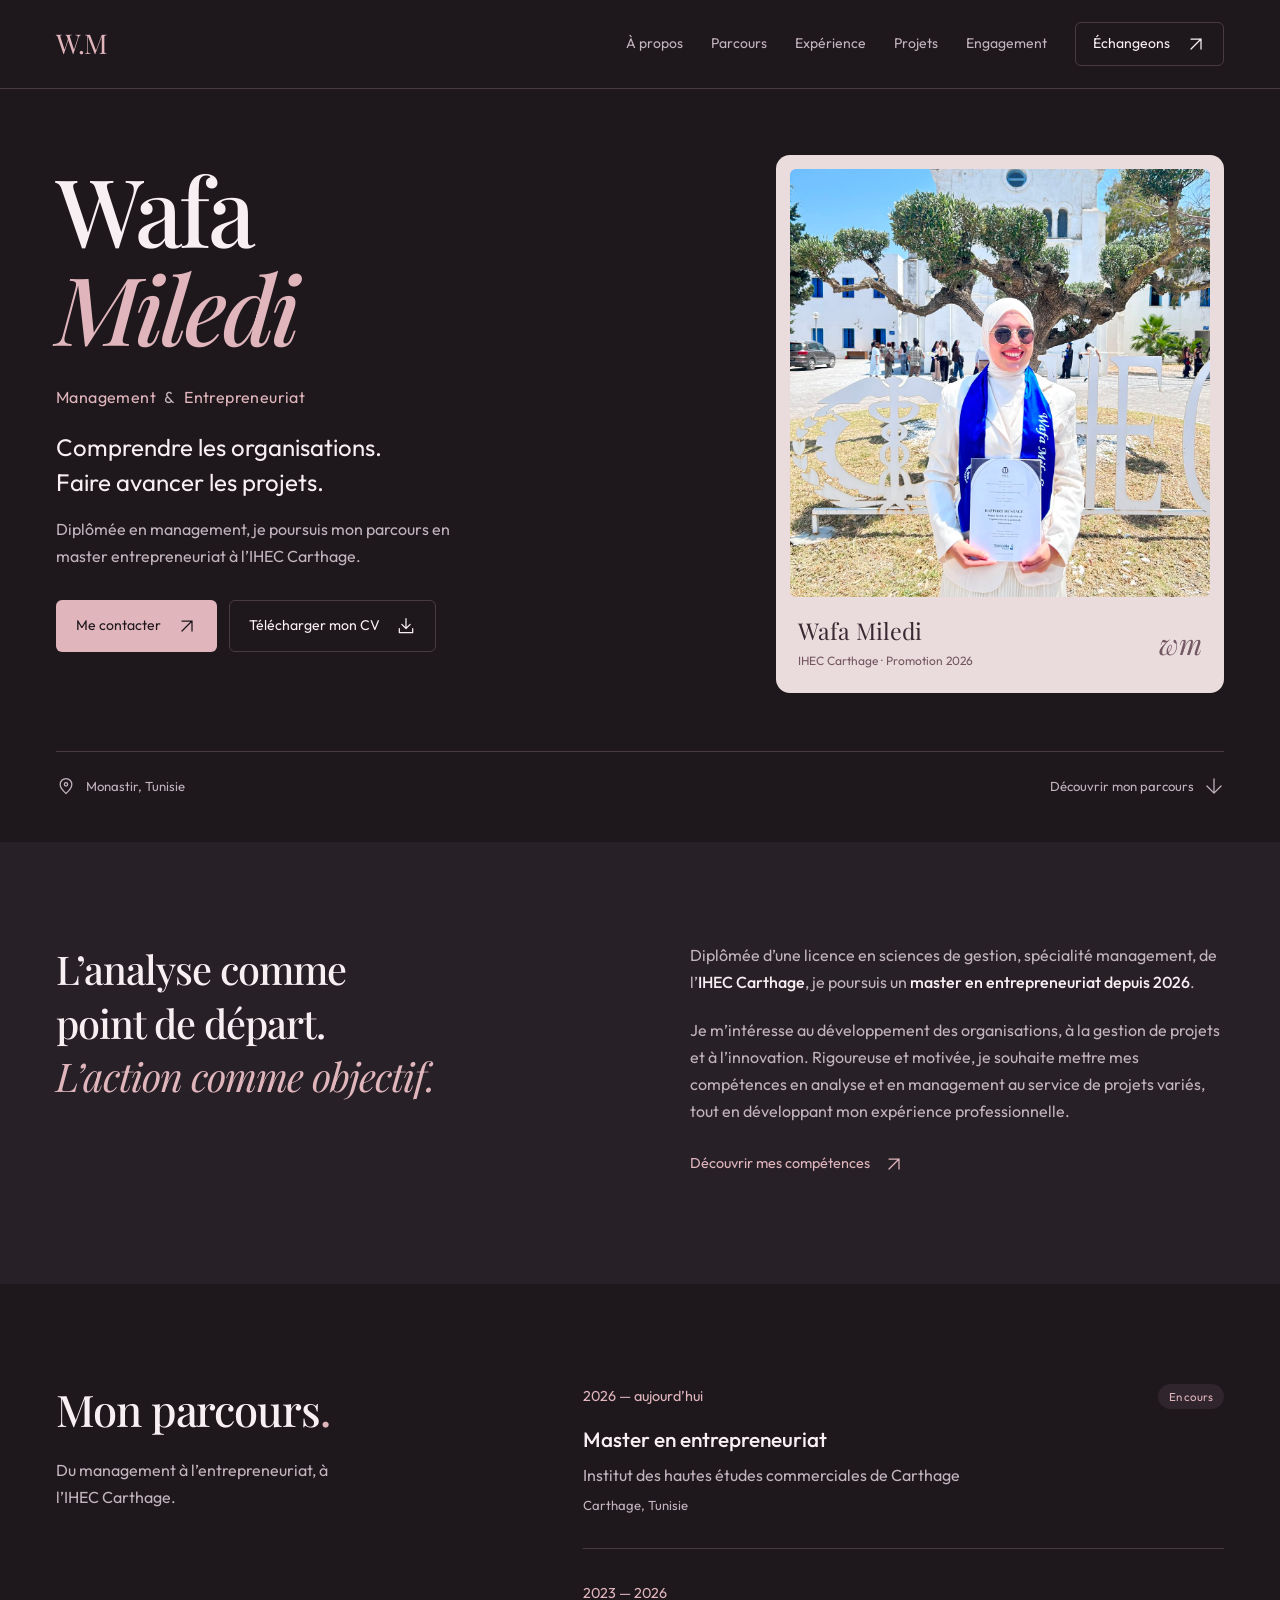
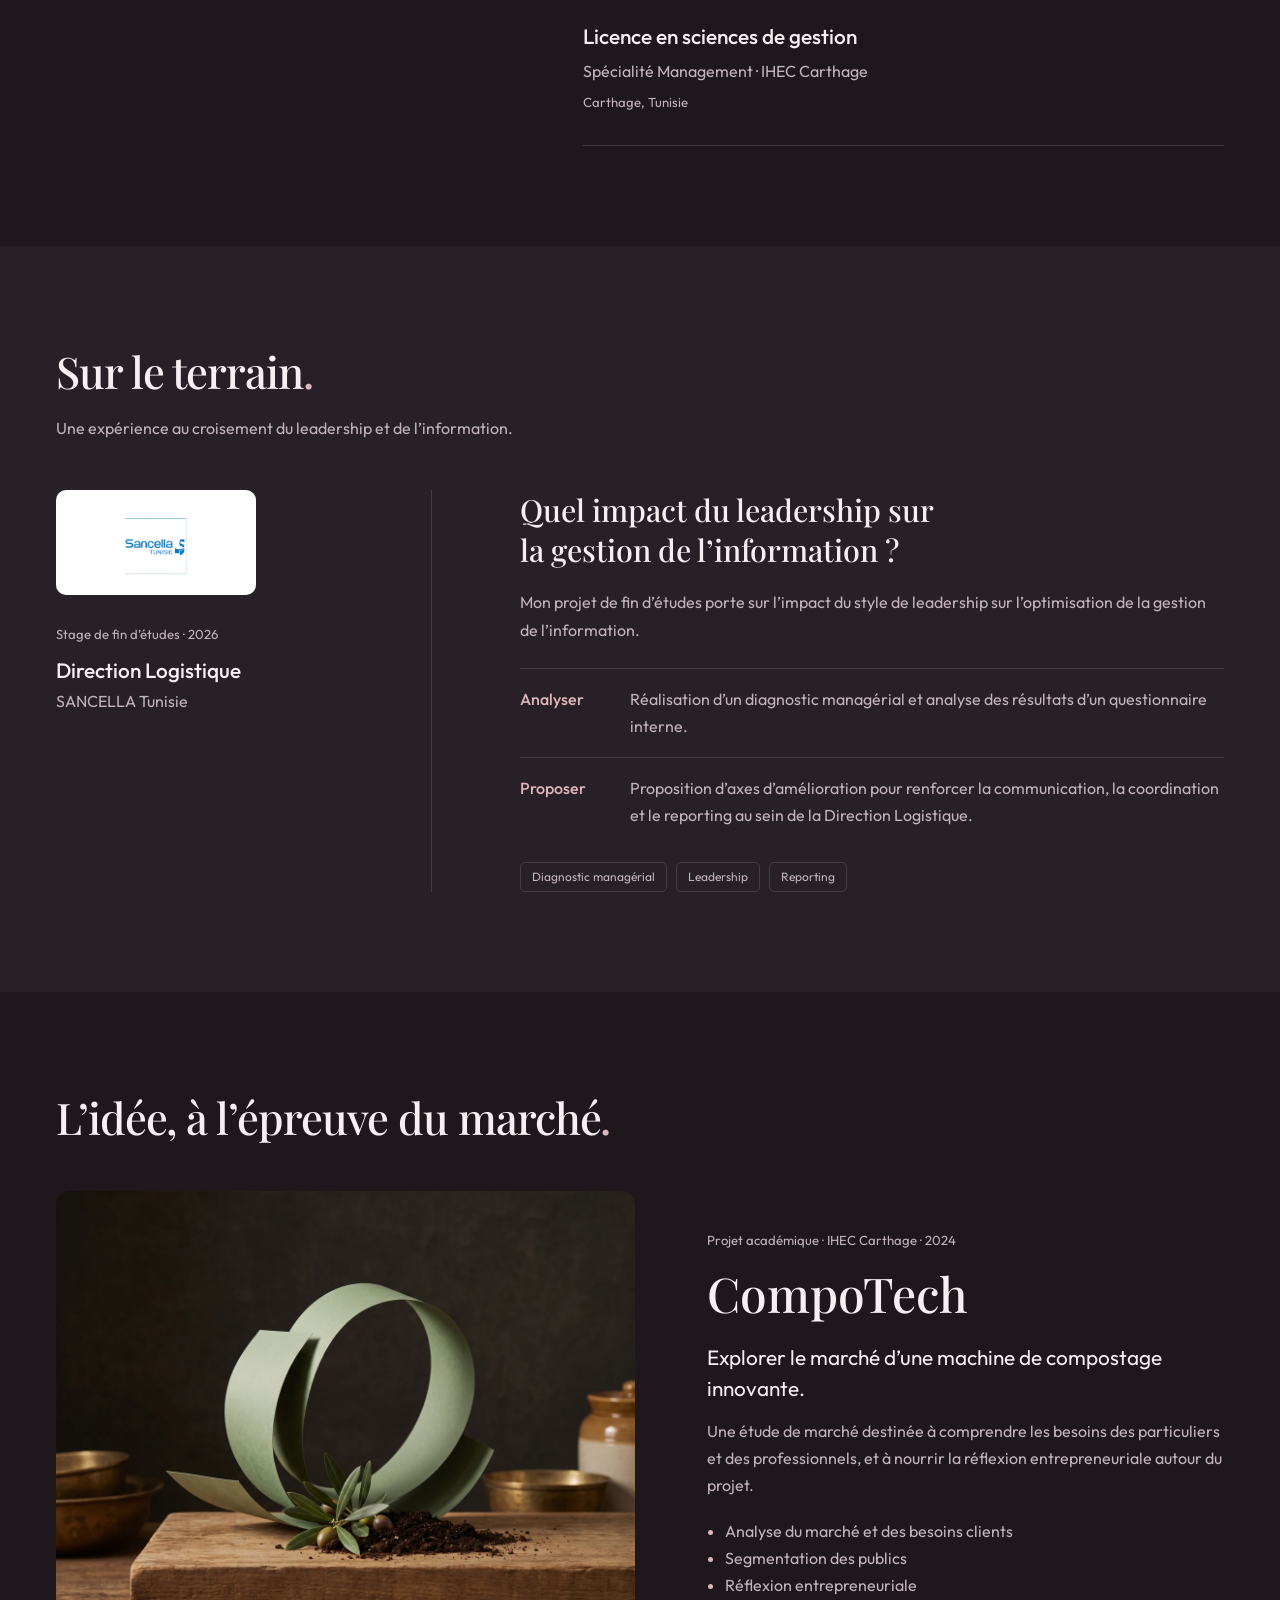
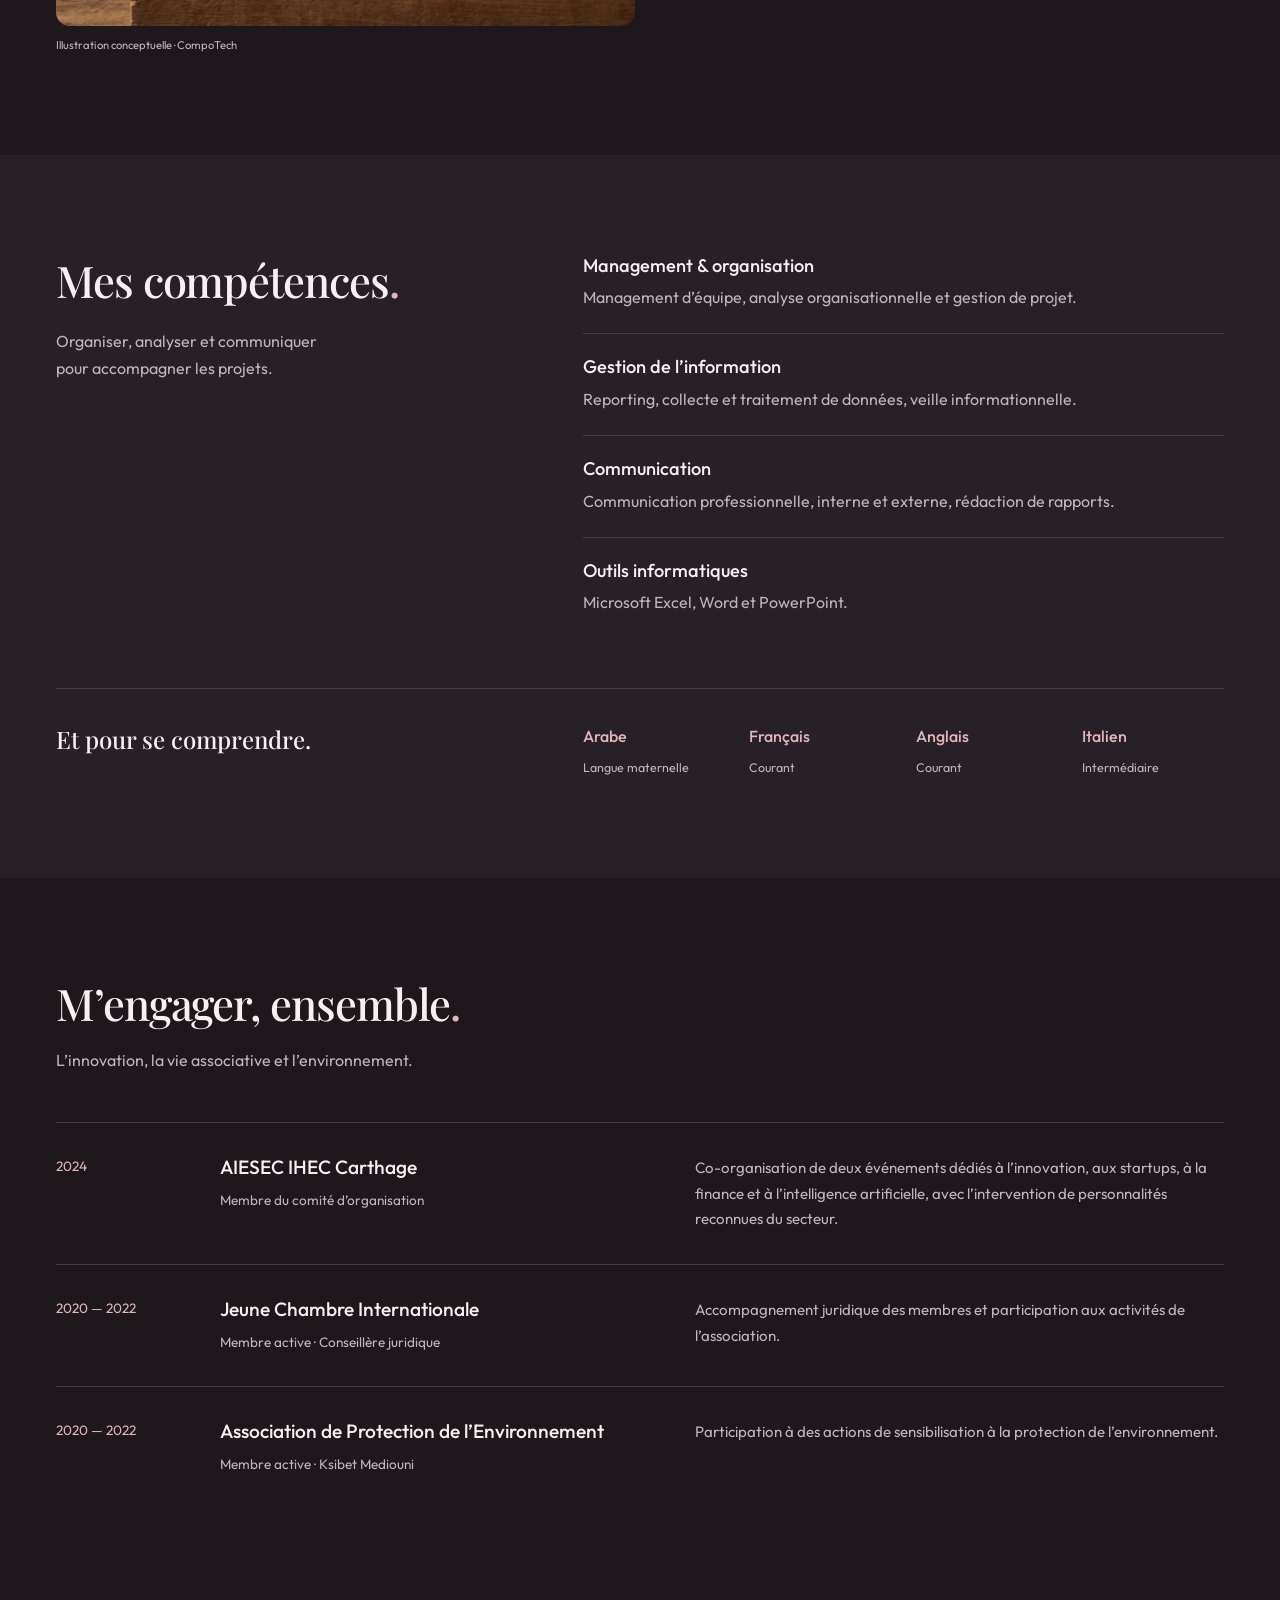
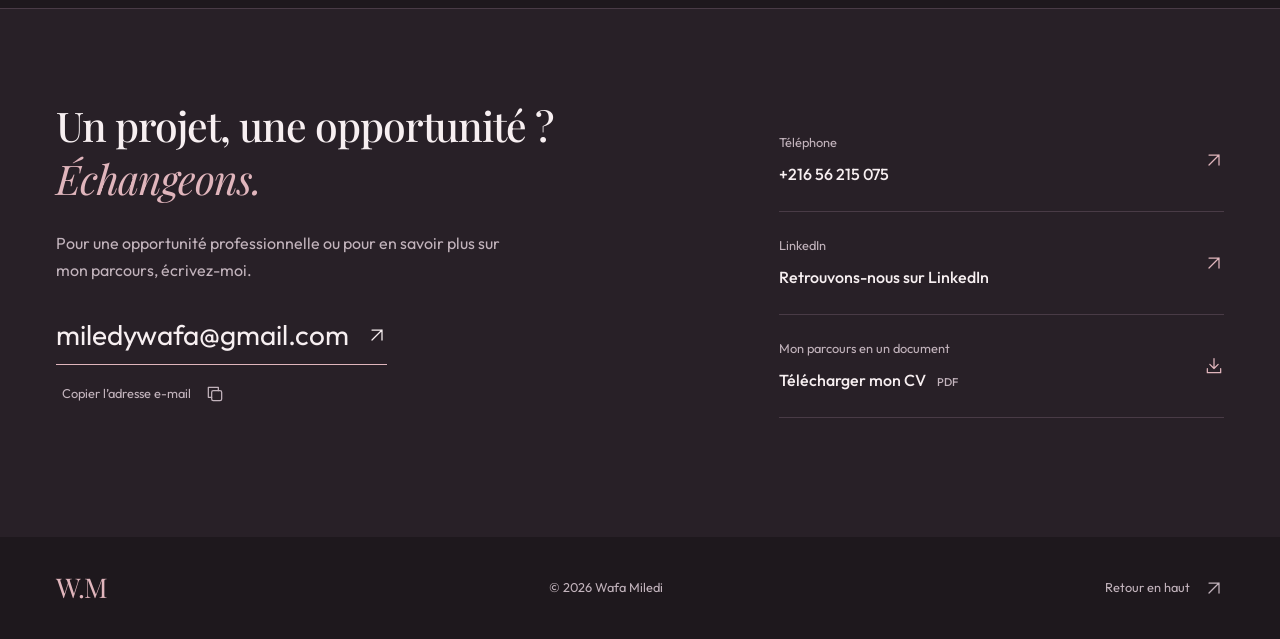
<file: index.html>
﻿<!doctype html>
<html lang="fr">
  <head>
    <meta charset="UTF-8" />
    <meta name="viewport" content="width=device-width, initial-scale=1.0" />
    <meta
      name="description"
      content="Wafa Miledi, diplômée en management et étudiante en master entrepreneuriat à l’IHEC Carthage. Mon parcours, mes projets et mes engagements."
    />
    <meta name="theme-color" content="#1e181d" />
    <title>Wafa Miledi — Management & Entrepreneuriat</title>
    <link rel="icon" href="assets/favicon.svg" type="image/svg+xml" />
    <link rel="stylesheet" href="style.css" />
    <script src="script.js" defer></script>
    <!-- Identifiant public Web Analytics uniquement ; vide = statistiques désactivées. -->
    <script src="analytics.js" data-site-token="1f46cb9299cc4b098dfb1e05911f5faa" defer></script>
  </head>
  <body>
    <a class="skip-link" href="#main">Aller au contenu</a>
    <header class="navbar" id="navbar">
      <nav class="container nav-container" aria-label="Navigation principale">
        <a class="nav-logo" href="#hero" aria-label="Wafa Miledi, accueil"
          >W<span class="accent">.</span>M</a
        >
        <button
          class="menu-toggle"
          id="hamburger"
          aria-expanded="false"
          aria-controls="nav-links"
          aria-label="Ouvrir le menu"
        >
          <span></span><span></span>
        </button>
        <ul class="nav-links" id="nav-links">
          <li><a class="nav-link" href="#about">À propos</a></li>
          <li><a class="nav-link" href="#education">Parcours</a></li>
          <li><a class="nav-link" href="#experience">Expérience</a></li>
          <li><a class="nav-link" href="#projects">Projets</a></li>
          <li><a class="nav-link" href="#associations">Engagement</a></li>
          <li>
            <a class="nav-link nav-contact" href="#contact"
              >Échangeons
              <svg class="icon" aria-hidden="true"><use href="#arrow" /></svg
            ></a>
          </li>
        </ul>
      </nav>
    </header>
    <main id="main">
      <section class="hero container" id="hero" aria-labelledby="hero-heading">
        <div class="hero-copy">
          <h1 id="hero-heading">Wafa<br /><em>Miledi</em></h1>
          <p class="hero-role">Management <span>&</span> Entrepreneuriat</p>
          <p class="hero-intro">
            Comprendre les organisations.<br />Faire avancer les projets.
          </p>
          <p class="hero-description">
            Diplômée en management, je poursuis mon parcours en master
            entrepreneuriat à l’IHEC Carthage.
          </p>
          <div class="hero-actions">
            <a
              class="button button-primary"
              id="hero-contact-btn"
              href="#contact"
              >Me contacter
              <svg class="icon" aria-hidden="true">
                <use href="#arrow" /></svg></a
            ><a
              class="button button-secondary"
              id="hero-download-btn"
              href="cv%20wafa%20miledi.pdf"
              download="CV-Wafa-Miledi.pdf"
              >Télécharger mon CV
              <svg class="icon" aria-hidden="true"><use href="#download" /></svg
            ></a>
          </div>
        </div>
        <div class="hero-visual">
          <figure class="portrait">
            <img
              src="wafa.jpeg"
              alt="Wafa Miledi à l’IHEC Carthage, avec son rapport de stage de fin d’études"
              width="1200"
              height="1600"
              fetchpriority="high"
            />
            <figcaption>
              <span class="portrait-caption">
                <span class="portrait-name">Wafa Miledi</span>
                <span class="portrait-detail"
                  >IHEC Carthage · Promotion 2026</span
                >
              </span>
              <span class="portrait-monogram" aria-hidden="true">wm</span>
            </figcaption>
          </figure>
        </div>
        <div class="hero-footer">
          <span
            ><svg class="icon" aria-hidden="true"><use href="#pin" /></svg>
            Monastir, Tunisie</span
          ><a href="#about"
            >Découvrir mon parcours
            <svg class="icon down-arrow" aria-hidden="true">
              <use href="#arrow" /></svg
          ></a>
        </div>
      </section>
      <section class="section about" id="about" aria-labelledby="about-heading">
        <div class="container about-layout">
          <h2 id="about-heading">
            L’analyse comme point de départ.<br /><em
              >L’action comme objectif.</em
            >
          </h2>
          <div class="about-copy">
            <p>
              Diplômée d’une licence en sciences de gestion, spécialité
              management, de l’<strong>IHEC Carthage</strong>, je poursuis un
              <strong>master en entrepreneuriat depuis 2026</strong>.
            </p>
            <p>
              Je m’intéresse au développement des organisations, à la gestion de
              projets et à l’innovation. Rigoureuse et motivée, je souhaite
              mettre mes compétences en analyse et en management au service de
              projets variés, tout en développant mon expérience
              professionnelle.
            </p>
            <a class="text-link" href="#skills"
              >Découvrir mes compétences
              <svg class="icon" aria-hidden="true"><use href="#arrow" /></svg
            ></a>
          </div>
        </div>
      </section>
      <section
        class="section"
        id="education"
        aria-labelledby="education-heading"
      >
        <div class="container section-split">
          <div class="section-intro">
            <h2 id="education-heading">
              Mon parcours<span class="accent">.</span>
            </h2>
            <p>Du management à l’entrepreneuriat, à l’IHEC Carthage.</p>
          </div>
          <ol class="education-list">
            <li class="education-item">
              <div class="education-date">
                2026 — aujourd’hui<span class="status">En cours</span>
              </div>
              <h3>Master en entrepreneuriat</h3>
              <p>Institut des hautes études commerciales de Carthage</p>
              <span class="meta">Carthage, Tunisie</span>
            </li>
            <li class="education-item">
              <div class="education-date">2023 — 2026</div>
              <h3>Licence en sciences de gestion</h3>
              <p>Spécialité Management · IHEC Carthage</p>
              <span class="meta">Carthage, Tunisie</span>
            </li>
          </ol>
        </div>
      </section>
      <section
        class="section experience"
        id="experience"
        aria-labelledby="experience-heading"
      >
        <div class="container">
          <div class="section-heading">
            <h2 id="experience-heading">
              Sur le terrain<span class="accent">.</span>
            </h2>
            <p>
              Une expérience au croisement du leadership et de l’information.
            </p>
          </div>
          <article class="experience-layout">
            <div class="experience-company">
              <div class="company-logo">
                <img
                  src="avatar-removebg-preview.png"
                  alt="SANCELLA Tunisie"
                  width="240"
                  height="120"
                  loading="lazy"
                />
              </div>
              <span class="meta">Stage de fin d’études · 2026</span>
              <h3>Direction Logistique</h3>
              <p>SANCELLA Tunisie</p>
            </div>
            <div class="experience-detail">
              <h3>
                Quel impact du leadership sur la gestion de l’information ?
              </h3>
              <p>
                Mon projet de fin d’études porte sur l’impact du style de
                leadership sur l’optimisation de la gestion de l’information.
              </p>
              <dl class="approach">
                <div>
                  <dt>Analyser</dt>
                  <dd>
                    Réalisation d’un diagnostic managérial et analyse des
                    résultats d’un questionnaire interne.
                  </dd>
                </div>
                <div>
                  <dt>Proposer</dt>
                  <dd>
                    Proposition d’axes d’amélioration pour renforcer la
                    communication, la coordination et le reporting au sein de la
                    Direction Logistique.
                  </dd>
                </div>
              </dl>
              <div class="tags">
                <span>Diagnostic managérial</span><span>Leadership</span
                ><span>Reporting</span>
              </div>
            </div>
          </article>
        </div>
      </section>
      <section
        class="section projects"
        id="projects"
        aria-labelledby="projects-heading"
      >
        <div class="container">
          <div class="section-heading">
            <h2 id="projects-heading">
              L’idée, à l’épreuve du marché<span class="accent">.</span>
            </h2>
          </div>
          <article class="project-layout">
            <figure class="project-image">
              <img
                src="assets/compotech.webp"
                alt="Composition conceptuelle évoquant le compostage : boucle verte, terre et rameau"
                width="960"
                height="720"
                loading="lazy"
              />
              <figcaption>Illustration conceptuelle · CompoTech</figcaption>
            </figure>
            <div class="project-copy">
              <p class="meta">Projet académique · IHEC Carthage · 2024</p>
              <h3>CompoTech</h3>
              <p class="project-lead">
                Explorer le marché d’une machine de compostage innovante.
              </p>
              <p>
                Une étude de marché destinée à comprendre les besoins des
                particuliers et des professionnels, et à nourrir la réflexion
                entrepreneuriale autour du projet.
              </p>
              <ul class="project-points">
                <li>Analyse du marché et des besoins clients</li>
                <li>Segmentation des publics</li>
                <li>Réflexion entrepreneuriale</li>
              </ul>
            </div>
          </article>
        </div>
      </section>
      <section
        class="section skills"
        id="skills"
        aria-labelledby="skills-heading"
      >
        <div class="container section-split">
          <div class="section-intro">
            <h2 id="skills-heading">
              Mes compétences<span class="accent">.</span>
            </h2>
            <p>
              Organiser, analyser et communiquer pour accompagner les projets.
            </p>
          </div>
          <div class="skills-list">
            <div class="skill-row">
              <h3>Management & organisation</h3>
              <p>
                Management d’équipe, analyse organisationnelle et gestion de
                projet.
              </p>
            </div>
            <div class="skill-row">
              <h3>Gestion de l’information</h3>
              <p>
                Reporting, collecte et traitement de données, veille
                informationnelle.
              </p>
            </div>
            <div class="skill-row">
              <h3>Communication</h3>
              <p>
                Communication professionnelle, interne et externe, rédaction de
                rapports.
              </p>
            </div>
            <div class="skill-row">
              <h3>Outils informatiques</h3>
              <p>Microsoft Excel, Word et PowerPoint.</p>
            </div>
          </div>
        </div>
        <div class="container languages">
          <h3>Et pour se comprendre.</h3>
          <dl>
            <div>
              <dt>Arabe</dt>
              <dd>Langue maternelle</dd>
            </div>
            <div>
              <dt>Français</dt>
              <dd>Courant</dd>
            </div>
            <div>
              <dt>Anglais</dt>
              <dd>Courant</dd>
            </div>
            <div>
              <dt>Italien</dt>
              <dd>Intermédiaire</dd>
            </div>
          </dl>
        </div>
      </section>
      <section
        class="section"
        id="associations"
        aria-labelledby="associations-heading"
      >
        <div class="container">
          <div class="section-heading">
            <h2 id="associations-heading">
              M’engager, ensemble<span class="accent">.</span>
            </h2>
            <p>L’innovation, la vie associative et l’environnement.</p>
          </div>
          <div class="engagement-list">
            <article class="engagement">
              <span class="engagement-year">2024</span>
              <div>
                <h3>AIESEC IHEC Carthage</h3>
                <p class="engagement-role">Membre du comité d’organisation</p>
              </div>
              <p>
                Co-organisation de deux événements dédiés à l’innovation, aux
                startups, à la finance et à l’intelligence artificielle, avec
                l’intervention de personnalités reconnues du secteur.
              </p>
            </article>
            <article class="engagement">
              <span class="engagement-year">2020 — 2022</span>
              <div>
                <h3>Jeune Chambre Internationale</h3>
                <p class="engagement-role">
                  Membre active · Conseillère juridique
                </p>
              </div>
              <p>
                Accompagnement juridique des membres et participation aux
                activités de l’association.
              </p>
            </article>
            <article class="engagement">
              <span class="engagement-year">2020 — 2022</span>
              <div>
                <h3>Association de Protection de l’Environnement</h3>
                <p class="engagement-role">Membre active · Ksibet Mediouni</p>
              </div>
              <p>
                Participation à des actions de sensibilisation à la protection
                de l’environnement.
              </p>
            </article>
          </div>
        </div>
      </section>
      <section
        class="section contact"
        id="contact"
        aria-labelledby="contact-heading"
      >
        <div class="container contact-layout">
          <div>
            <h2 id="contact-heading">
              Un projet, une opportunité ?<br /><em>Échangeons.</em>
            </h2>
            <p>
              Pour une opportunité professionnelle ou pour en savoir plus sur
              mon parcours, écrivez-moi.
            </p>
            <a
              class="contact-email"
              id="contact-email"
              href="mailto:miledywafa@gmail.com"
              >miledywafa@gmail.com
              <svg class="icon" aria-hidden="true"><use href="#arrow" /></svg
            ></a>
            <div class="contact-utilities">
              <button class="text-link" id="copy-email" type="button">
                Copier l’adresse e-mail
                <svg class="icon" aria-hidden="true">
                  <use href="#copy" />
                </svg></button
              ><span id="copy-status" role="status" aria-live="polite"></span>
            </div>
          </div>
          <div class="contact-links">
            <a id="contact-phone" href="tel:+21656215075"
              ><span>Téléphone<strong>+216 56 215 075</strong></span
              ><svg class="icon" aria-hidden="true">
                <use href="#arrow" /></svg></a
            ><a
              id="contact-linkedin"
              href="https://www.linkedin.com/in/miledi-wafa-548b54336/"
              target="_blank"
              rel="noopener noreferrer"
              ><span>LinkedIn<strong>Retrouvons-nous sur LinkedIn</strong></span
              ><svg class="icon" aria-hidden="true">
                <use href="#arrow" /></svg></a
            ><a
              id="contact-download-cv"
              href="cv%20wafa%20miledi.pdf"
              download="CV-Wafa-Miledi.pdf"
              ><span
                >Mon parcours en un document<strong
                  >Télécharger mon CV <small>PDF</small></strong
                ></span
              ><svg class="icon" aria-hidden="true">
                <use href="#download" /></svg
            ></a>
          </div>
        </div>
      </section>
    </main>
    <footer class="footer container">
      <a class="nav-logo" href="#hero" aria-label="Retour à l’accueil"
        >W<span class="accent">.</span>M</a
      >
      <p>© <span id="year">2026</span> Wafa Miledi</p>
      <a class="text-link" href="#hero"
        >Retour en haut
        <svg class="icon" aria-hidden="true"><use href="#arrow" /></svg
      ></a>
    </footer>
    <svg
      class="svg-library"
      xmlns="http://www.w3.org/2000/svg"
      aria-hidden="true"
    >
      <symbol id="arrow" viewBox="0 0 24 24">
        <path d="M6 18 18 6M6 6h12v12" />
      </symbol>
      <symbol id="download" viewBox="0 0 24 24">
        <path d="M12 3v12m-5-5 5 5 5-5M4 15v5h16v-5" />
      </symbol>
      <symbol id="pin" viewBox="0 0 24 24">
        <path d="M19 10c0 5-7 11-7 11S5 15 5 10a7 7 0 1 1 14 0Z" />
        <circle cx="12" cy="10" r="2" />
      </symbol>
      <symbol id="copy" viewBox="0 0 24 24">
        <rect x="8" y="8" width="12" height="12" rx="2" />
        <path d="M16 8V4H4v12h4" />
      </symbol>
    </svg>
  </body>
</html>
</file>
<file: style.css>
@font-face {
  font-family: Outfit;
  src: url("assets/fonts/outfit.woff2") format("woff2");
  font-weight: 300 800;
  font-display: swap;
}
@font-face {
  font-family: "Playfair Display";
  src: url("assets/fonts/playfair.woff2") format("woff2");
  font-weight: 400 800;
  font-display: swap;
}
@font-face {
  font-family: "Playfair Display";
  src: url("assets/fonts/playfair-italic.woff2") format("woff2");
  font-weight: 400 800;
  font-style: italic;
  font-display: swap;
}
:root {
  --bg: #1e181d;
  --surface: #282027;
  --text: #f7eff1;
  --muted: #c2b3bc;
  --accent: #e0b5bc;
  --line: #493b46;
  --soft: #30242d;
  --portrait-bg: #eadbdd;
  --portrait-text: #392832;
  --portrait-muted: #735762;
  --radius: 14px;
  --font-body: Outfit, sans-serif;
  --font-display: "Playfair Display", Georgia, serif;
}
* {
  box-sizing: border-box;
  min-width: 0;
}
html {
  scroll-behavior: smooth;
  scroll-padding-top: 105px;
}
body {
  margin: 0;
  overflow-wrap: anywhere;
  background: var(--bg);
  color: var(--text);
  font-family: var(--font-body);
  font-size: 16px;
  line-height: 1.7;
}
a {
  color: inherit;
  text-decoration: none;
}
button {
  font: inherit;
  color: inherit;
  cursor: pointer;
}
img {
  display: block;
  max-width: 100%;
}
h1,
h2,
h3,
p,
figure,
dl,
dd {
  margin: 0;
}
h1,
h2,
h3 {
  line-height: 1.18;
  text-wrap: balance;
}
h1,
h2 {
  font-family: var(--font-display);
  font-weight: 500;
}
h2 {
  font-size: clamp(2rem, 3.4vw, 3.15rem);
  letter-spacing: -0.025em;
}
h2 em {
  font-weight: 400;
  color: var(--accent);
}
h3 {
  font-weight: 500;
  font-size: 1.3rem;
}
p {
  color: var(--muted);
}
strong {
  font-weight: 500;
  color: var(--text);
}
button,
a {
  -webkit-tap-highlight-color: transparent;
  touch-action: manipulation;
}
button[hidden] {
  display: none;
}
a:focus-visible,
button:focus-visible {
  outline: 2px solid var(--accent);
  outline-offset: 6px;
}
::selection {
  background: var(--accent);
  color: var(--bg);
}
.container {
  width: min(1200px, calc(100% - 112px));
  margin-inline: auto;
}
.section {
  padding: 100px 0;
}
.accent {
  color: var(--accent);
}
.icon {
  width: 20px;
  height: 20px;
  fill: none;
  stroke: currentColor;
  stroke-width: 1.5;
  stroke-linecap: round;
  stroke-linejoin: round;
  flex-shrink: 0;
}
.svg-library {
  position: absolute;
  width: 0;
  height: 0;
  overflow: hidden;
}
.skip-link {
  position: fixed;
  top: -100px;
  left: 20px;
  background: var(--accent);
  color: var(--bg);
  padding: 12px 20px;
  z-index: 100;
}
.skip-link:focus {
  top: 12px;
}
/* Navigation */
.navbar {
  position: sticky;
  top: 0;
  z-index: 20;
  background: var(--bg);
  border-bottom: 1px solid var(--line);
}
.nav-container {
  display: flex;
  align-items: center;
  justify-content: space-between;
  min-height: 88px;
  gap: 36px;
}
.nav-logo {
  color: var(--accent);
  font-family: var(--font-display);
  font-size: 1.7rem;
  letter-spacing: -0.04em;
  line-height: 1;
}
.nav-links {
  display: flex;
  align-items: center;
  gap: 28px;
  margin: 0;
  padding: 0;
  list-style: none;
}
.nav-link {
  display: flex;
  align-items: center;
  gap: 16px;
  font-size: 0.875rem;
  min-height: 44px;
  color: var(--muted);
  transition: color 0.2s;
}
.nav-link:hover,
.nav-link[aria-current="location"] {
  color: var(--accent);
}
.nav-contact {
  color: var(--text);
  border: 1px solid var(--line);
  padding: 8px 17px;
  border-radius: 6px;
}
.nav-contact:hover {
  border-color: var(--accent);
}
.menu-toggle {
  display: none;
}
/* Portrait and introduction */
.hero {
  position: relative;
  display: grid;
  grid-template-columns: 1.15fr 1fr;
  column-gap: 80px;
  padding-top: 66px;
}
.hero-copy {
  position: relative;
  z-index: 1;
  padding-top: 6px;
}
.hero h1 {
  font-size: clamp(4.5rem, 7.4vw, 6rem);
  line-height: 1.03;
  letter-spacing: -0.04em;
}
.hero h1 em {
  color: var(--accent);
  font-weight: 500;
}
.hero-role {
  font-size: 1rem;
  letter-spacing: 0.025em;
  color: var(--accent);
  margin-top: 28px;
}
.hero-role span {
  color: var(--muted);
  padding-inline: 5px;
}
.hero-intro {
  font-size: 1.5rem;
  line-height: 1.45;
  color: var(--text);
  margin-top: 19px;
}
.hero-description {
  margin-top: 16px;
  max-width: 405px;
  font-size: 1rem;
}
.hero-actions {
  display: flex;
  gap: 12px;
  flex-wrap: wrap;
  margin-top: 30px;
}
.button {
  display: inline-flex;
  align-items: center;
  justify-content: center;
  gap: 16px;
  border: 1px solid transparent;
  padding: 13px 19px;
  border-radius: 6px;
  font-size: 0.88rem;
  min-height: 50px;
  transition:
    background 0.2s,
    border-color 0.2s;
}
.button-primary {
  color: var(--bg);
  background: var(--accent);
}
.button-primary:hover {
  background: #efcbd1;
}
.button-secondary {
  border-color: var(--line);
}
.button-secondary:hover {
  border-color: var(--accent);
  background: var(--soft);
}
/* A fixed portrait plate keeps attention on Wafa and the CV. */
.hero-visual {
  align-self: center;
  width: 100%;
  max-width: 448px;
  justify-self: end;
  padding: 0;
}
.portrait {
  background: var(--portrait-bg);
  padding: 14px 14px 0;
  border-radius: var(--radius);
  color: var(--portrait-text);
}
.portrait img {
  width: 100%;
  height: 428px;
  object-fit: cover;
  object-position: 50% 58%;
  border-radius: 6px;
}
.portrait figcaption {
  display: flex;
  align-items: center;
  justify-content: space-between;
  gap: 16px;
  padding: 20px 8px 23px;
}
.portrait-caption {
  display: grid;
  gap: 7px;
}
.portrait-name {
  font-family: var(--font-display);
  font-size: 1.45rem;
  line-height: 1.2;
  color: var(--portrait-text);
}
.portrait-detail {
  font-size: 0.75rem;
  line-height: 1.5;
  color: var(--portrait-muted);
}
.portrait-monogram {
  font-family: var(--font-display);
  font-style: italic;
  font-size: 1.8rem;
  line-height: 1;
  color: var(--portrait-muted);
  flex-shrink: 0;
}
.hero-footer {
  grid-column: 1/-1;
  display: flex;
  justify-content: space-between;
  align-items: center;
  gap: 20px;
  border-top: 1px solid var(--line);
  padding: 23px 0;
  margin-top: 58px;
  color: var(--muted);
  font-size: 0.82rem;
}
.hero-footer span,
.hero-footer a {
  display: inline-flex;
  gap: 10px;
  align-items: center;
}
.hero-footer a:hover {
  color: var(--accent);
}
.down-arrow {
  transform: rotate(135deg);
}
/* Content */
.about {
  background: var(--surface);
  margin-top: 22px;
}
.about-layout {
  display: grid;
  grid-template-columns: 1fr 1fr;
  gap: 100px;
}
.about-layout h2 {
  font-size: clamp(1.9rem, 3.1vw, 2.75rem);
  line-height: 1.35;
}
.about-copy p + p {
  margin-top: 20px;
}
.text-link {
  display: inline-flex;
  align-items: center;
  gap: 14px;
  padding-block: 8px;
  color: var(--accent);
  font-size: 0.9rem;
  border: 0;
  background: none;
}
.text-link:hover {
  text-decoration: underline;
  text-underline-offset: 5px;
}
.about-copy .text-link {
  margin-top: 18px;
}
.section-split {
  display: grid;
  grid-template-columns: 1fr 1.5fr;
  gap: 100px;
}
.section-intro p {
  max-width: 290px;
  margin-top: 22px;
}
.education-list {
  list-style: none;
  margin: 0;
  padding: 0;
}
.education-item {
  padding: 0 0 32px;
  border-bottom: 1px solid var(--line);
}
.education-item + .education-item {
  padding-top: 32px;
}
.education-date {
  display: flex;
  justify-content: space-between;
  align-items: center;
  gap: 16px;
  color: var(--accent);
  font-size: 0.9rem;
  margin-bottom: 18px;
}
.status {
  color: var(--accent);
  font-size: 0.72rem;
  background: var(--soft);
  padding: 3px 11px;
  border-radius: 20px;
}
.education-item h3 {
  margin-bottom: 10px;
}
.meta {
  color: var(--muted);
  font-size: 0.82rem;
}
.education-item .meta {
  display: block;
  margin-top: 5px;
}
.experience {
  background: var(--surface);
}
.section-heading {
  margin-bottom: 48px;
}
.section-heading > p {
  margin-top: 18px;
}
.experience-layout {
  display: grid;
  grid-template-columns: 0.8fr 1.5fr;
  gap: 88px;
}
.experience-company {
  padding-right: 40px;
  border-right: 1px solid var(--line);
}
.company-logo {
  background: #fff;
  border-radius: 10px;
  display: flex;
  width: 200px;
  height: 105px;
  align-items: center;
  justify-content: center;
  margin-bottom: 25px;
}
.company-logo img {
  width: 168px;
  height: 84px;
  object-fit: contain;
}
.experience-company h3 {
  margin-top: 10px;
  margin-bottom: 6px;
}
.experience-detail > h3 {
  font-family: var(--font-display);
  font-size: 1.9rem;
  max-width: 590px;
  line-height: 1.3;
}
.experience-detail > p {
  margin-top: 20px;
  max-width: 65ch;
}
.approach {
  margin-top: 24px;
}
.approach > div {
  display: grid;
  grid-template-columns: 90px 1fr;
  gap: 20px;
  padding: 17px 0;
  border-top: 1px solid var(--line);
}
.approach dt {
  color: var(--accent);
  font-weight: 500;
}
.approach dd {
  color: var(--muted);
}
.tags {
  display: flex;
  flex-wrap: wrap;
  gap: 9px;
  margin-top: 15px;
}
.tags span {
  color: var(--muted);
  border: 1px solid var(--line);
  font-size: 0.75rem;
  padding: 4px 11px;
  border-radius: 5px;
}
.project-layout {
  display: grid;
  grid-template-columns: 1.12fr 1fr;
  align-items: center;
  gap: 72px;
}
.project-image {
  position: relative;
}
.project-image img {
  width: 100%;
  aspect-ratio: 4/3;
  height: auto;
  object-fit: cover;
  border-radius: var(--radius);
  background: var(--surface);
}
.project-image figcaption {
  font-size: 0.7rem;
  margin-top: 10px;
  color: var(--muted);
}
.project-copy h3 {
  font-family: var(--font-display);
  font-size: 3rem;
  margin: 14px 0 20px;
}
.project-lead {
  font-size: 1.3rem;
  color: var(--text);
  line-height: 1.5;
  margin-bottom: 14px;
}
.project-points {
  padding-left: 18px;
  color: var(--muted);
  margin: 18px 0;
}
.project-points li::marker {
  color: var(--accent);
}
.skills {
  background: var(--surface);
}
.skill-row {
  padding-bottom: 22px;
}
.skill-row + .skill-row {
  padding-top: 22px;
  border-top: 1px solid var(--line);
}
.skill-row h3 {
  margin-bottom: 8px;
  font-size: 1.14rem;
}
.languages {
  display: grid;
  grid-template-columns: 1fr 1.5fr;
  gap: 100px;
  border-top: 1px solid var(--line);
  padding-top: 34px;
  margin-top: 50px;
  align-items: start;
}
.languages h3 {
  font-family: var(--font-display);
  font-size: 1.5rem;
  line-height: 1.4;
}
.languages dl {
  display: grid;
  grid-template-columns: repeat(4, 1fr);
  gap: 24px;
}
.languages dt {
  color: var(--accent);
  font-weight: 500;
}
.languages dd {
  color: var(--muted);
  font-size: 0.78rem;
  margin-top: 6px;
}
.engagement {
  display: grid;
  grid-template-columns: 130px 1fr 1.2fr;
  gap: 34px;
  padding: 32px 0;
  border-top: 1px solid var(--line);
  align-items: start;
}
.engagement h3 {
  font-size: 1.2rem;
  line-height: 1.35;
}
.engagement-year {
  color: var(--accent);
  font-size: 0.85rem;
}
.engagement-role {
  font-size: 0.85rem;
  margin-top: 8px;
}
.engagement > p {
  font-size: 0.94rem;
}
/* Contact */
.contact {
  background: var(--surface);
  border-top: 1px solid var(--line);
  padding-block: 90px;
}
.contact-layout {
  display: grid;
  grid-template-columns: 1.4fr 1fr;
  gap: 100px;
}
.contact h2 {
  line-height: 1.3;
  font-size: clamp(2rem, 3.2vw, 2.8rem);
}
.contact-layout > div > p {
  margin-top: 24px;
  max-width: 450px;
}
.contact-email {
  display: inline-flex;
  align-items: center;
  gap: 18px;
  font-size: clamp(1rem, 2.2vw, 1.75rem);
  margin-top: 30px;
  line-height: 1.5;
  border-bottom: 1px solid var(--accent);
  padding-bottom: 8px;
}
.contact-email:hover {
  color: var(--accent);
}
.contact-utilities {
  margin-top: 10px;
  min-height: 72px;
}
.contact-utilities .text-link {
  font-size: 0.8rem;
  color: var(--muted);
}
#copy-status {
  display: block;
  font-size: 0.8rem;
  color: var(--accent);
}
.contact-links {
  padding-top: 10px;
}
.contact-links > a {
  display: flex;
  justify-content: space-between;
  gap: 24px;
  align-items: center;
  border-bottom: 1px solid var(--line);
  padding: 23px 0;
}
.contact-links > a:hover strong {
  color: var(--accent);
}
.contact-links > a > span {
  font-size: 0.8rem;
  color: var(--muted);
}
.contact-links strong {
  display: block;
  font-size: 1rem;
  margin-top: 7px;
  transition: color 0.2s;
}
.contact-links small {
  font-size: 0.7rem;
  color: var(--muted);
  margin-left: 8px;
}
.contact-links .icon {
  color: var(--accent);
}
.footer {
  display: flex;
  justify-content: space-between;
  align-items: center;
  gap: 24px;
  padding-block: 32px;
}
.footer p,
.footer .text-link {
  font-size: 0.8rem;
}
.footer .text-link {
  color: var(--muted);
}
@media (min-width: 1500px) {
  .hero {
    padding-top: 88px;
  }
  .portrait img {
    height: 460px;
  }
  .hero-footer {
    margin-top: 70px;
  }
}
@media (max-width: 1100px) {
  .container {
    width: calc(100% - 72px);
  }
  .nav-links {
    gap: 18px;
  }
  .hero {
    gap: 36px;
  }
  .hero-actions {
    gap: 10px;
  }
  .button {
    padding-inline: 14px;
    font-size: 0.8rem;
  }
  .portrait img {
    height: 408px;
  }
  .section-split,
  .languages,
  .about-layout,
  .contact-layout {
    gap: 55px;
  }
  .experience-layout {
    gap: 48px;
  }
  .project-layout {
    gap: 44px;
  }
  .engagement {
    grid-template-columns: 110px 1fr 1.15fr;
    gap: 26px;
  }
}
@media (max-width: 850px) {
  .container {
    width: calc(100% - 48px);
  }
  .nav-container {
    min-height: 76px;
  }
  .menu-toggle {
    display: flex;
    width: 44px;
    height: 44px;
    padding: 12px 8px;
    flex-direction: column;
    justify-content: center;
    gap: 7px;
    background: none;
    border: 1px solid var(--line);
    border-radius: 6px;
  }
  .menu-toggle span {
    display: block;
    height: 1px;
    background: var(--text);
    width: 100%;
    transition: transform 0.2s;
  }
  .menu-toggle[aria-expanded="true"] span:first-child {
    transform: translateY(4px) rotate(45deg);
  }
  .menu-toggle[aria-expanded="true"] span:last-child {
    transform: translateY(-4px) rotate(-45deg);
  }
  .nav-links {
    display: none;
    position: absolute;
    top: 76px;
    left: 0;
    right: 0;
    background: var(--bg);
    padding: 20px 24px 28px;
    border-bottom: 1px solid var(--line);
    gap: 5px;
  }
  .nav-links.open {
    display: flex;
    flex-direction: column;
    align-items: stretch;
  }
  .nav-link {
    padding: 10px 12px;
    font-size: 1rem;
  }
  .nav-contact {
    margin-top: 8px;
    justify-content: space-between;
  }
  .hero {
    padding-top: 50px;
    column-gap: 20px;
  }
  .hero h1 {
    font-size: 4.8rem;
  }
  .hero-intro {
    font-size: 1.25rem;
  }
  .hero-role {
    font-size: 0.88rem;
  }
  .hero-description {
    font-size: 0.94rem;
  }
  .hero-visual {
    padding: 0;
  }
  .portrait img {
    height: 380px;
  }
  .hero-footer {
    margin-top: 42px;
  }
  .section {
    padding-block: 75px;
  }
  .about-layout {
    gap: 40px;
  }
  .section-split {
    grid-template-columns: 1fr 1.4fr;
    gap: 35px;
  }
  .experience-layout {
    grid-template-columns: 0.8fr 1.3fr;
    gap: 35px;
  }
  .experience-company {
    padding-right: 28px;
  }
  .company-logo {
    width: 165px;
  }
  .project-layout {
    gap: 32px;
  }
  .project-copy h3 {
    font-size: 2.3rem;
  }
  .project-lead {
    font-size: 1.15rem;
  }
  .languages {
    grid-template-columns: 1fr;
    gap: 25px;
  }
  .engagement {
    grid-template-columns: 100px 1fr;
    gap: 12px 26px;
  }
  .engagement > p {
    grid-column: 2;
  }
  .contact-layout {
    gap: 35px;
  }
  .contact-email {
    gap: 8px;
  }
  .contact-links strong {
    font-size: 0.9rem;
  }
}
@media (max-width: 600px) {
  html {
    scroll-padding-top: 94px;
  }
  .container {
    width: calc(100% - 40px);
  }
  .hero {
    grid-template-columns: 1fr;
    padding-top: 35px;
  }
  .hero-copy {
    padding: 0;
  }
  .hero h1 {
    font-size: 4.5rem;
  }
  .hero-role {
    margin-top: 22px;
    font-size: 0.9rem;
  }
  .hero-intro {
    font-size: 1.4rem;
    margin-top: 16px;
  }
  .hero-description {
    max-width: 340px;
  }
  .hero-actions {
    margin-top: 24px;
    gap: 10px;
  }
  .button {
    font-size: 0.79rem;
    padding: 12px 14px;
    gap: 9px;
  }
  .hero-visual {
    width: 100%;
    max-width: 370px;
    margin: 30px auto 0;
    padding: 0;
  }
  .portrait img {
    height: auto;
    aspect-ratio: 4 / 5;
    object-position: 50% 58%;
  }
  .hero-footer {
    margin-top: 30px;
    font-size: 0.72rem;
    gap: 12px;
    padding: 20px 0;
  }
  .hero-footer .icon {
    width: 15px;
    height: 15px;
  }
  .hero-footer span,
  .hero-footer a {
    gap: 6px;
  }
  .about {
    margin-top: 8px;
  }
  .section {
    padding-block: 60px;
  }
  .about-layout,
  .section-split,
  .experience-layout,
  .project-layout,
  .contact-layout {
    grid-template-columns: 1fr;
    gap: 32px;
  }
  .about-layout h2 {
    font-size: 2rem;
  }
  .section-intro p {
    max-width: 100%;
    margin-top: 16px;
  }
  .education-date {
    font-size: 0.82rem;
  }
  .education-item h3 {
    font-size: 1.2rem;
  }
  .section-heading {
    margin-bottom: 32px;
  }
  .section-heading > p {
    margin-top: 14px;
  }
  .experience-company {
    border-right: 0;
    padding: 0 0 26px;
    border-bottom: 1px solid var(--line);
  }
  .company-logo {
    width: 180px;
    height: 90px;
    margin-bottom: 18px;
  }
  .experience-detail > h3 {
    font-size: 1.65rem;
  }
  .approach > div {
    grid-template-columns: 1fr;
    gap: 5px;
  }
  .tags {
    gap: 7px;
  }
  .project-copy h3 {
    font-size: 2.4rem;
    margin-top: 12px;
  }
  .project-lead {
    font-size: 1.2rem;
  }
  .project-image figcaption {
    font-size: 0.68rem;
  }
  .languages {
    margin-top: 30px;
    padding-top: 25px;
    gap: 22px;
  }
  .languages dl {
    grid-template-columns: 1fr 1fr;
    gap: 23px;
  }
  .languages dd {
    font-size: 0.82rem;
  }
  .engagement {
    grid-template-columns: 1fr;
    gap: 12px;
    padding: 27px 0;
  }
  .engagement > p {
    grid-column: auto;
  }
  .engagement h3 {
    font-size: 1.2rem;
  }
  .engagement-role {
    margin-top: 6px;
  }
  .contact-layout {
    gap: 18px;
  }
  .contact h2 {
    font-size: 2.2rem;
  }
  .contact-email {
    font-size: clamp(1rem, 5.3vw, 1.5rem);
    margin-top: 25px;
  }
  .contact-links {
    padding-top: 0;
  }
  .contact-links > a {
    padding: 20px 0;
  }
  .footer {
    gap: 16px;
    flex-wrap: wrap;
    padding-block: 28px;
  }
  .footer .nav-logo {
    font-size: 1.5rem;
  }
  .footer .text-link {
    font-size: 0.73rem;
  }
  .footer p {
    font-size: 0.73rem;
  }
}
@media (prefers-reduced-motion: reduce) {
  html {
    scroll-behavior: auto;
  }
  *,
  *::before,
  *::after {
    transition: none !important;
    animation: none !important;
  }
}
@media print {
  body {
    background: white;
    color: #111;
    font-size: 11pt;
  }
  .navbar,
  .hero-visual,
  .hero-actions,
  .hero-footer,
  .contact-utilities,
  .footer,
  .project-image {
    display: none;
  }
  .container {
    width: 100%;
  }
  .section {
    padding: 24px 0;
    background: white;
  }
  .hero {
    display: block;
    padding: 0;
  }
  .hero h1 {
    font-size: 36pt;
  }
  .hero h1 br {
    display: none;
  }
  h1,
  h2,
  h3,
  strong,
  p,
  em,
  .meta,
  .accent,
  .hero-role,
  .hero-intro,
  .text-link,
  .education-date,
  .engagement-year {
    color: #111 !important;
  }
  .section-split,
  .about-layout,
  .experience-layout,
  .project-layout,
  .contact-layout {
    gap: 24px;
  }
  h2 {
    font-size: 20pt;
  }
  .education-item,
  .engagement,
  .experience-layout {
    break-inside: avoid;
  }
  a[href^="mailto:"] {
    text-decoration: underline;
  }
}
</file>
